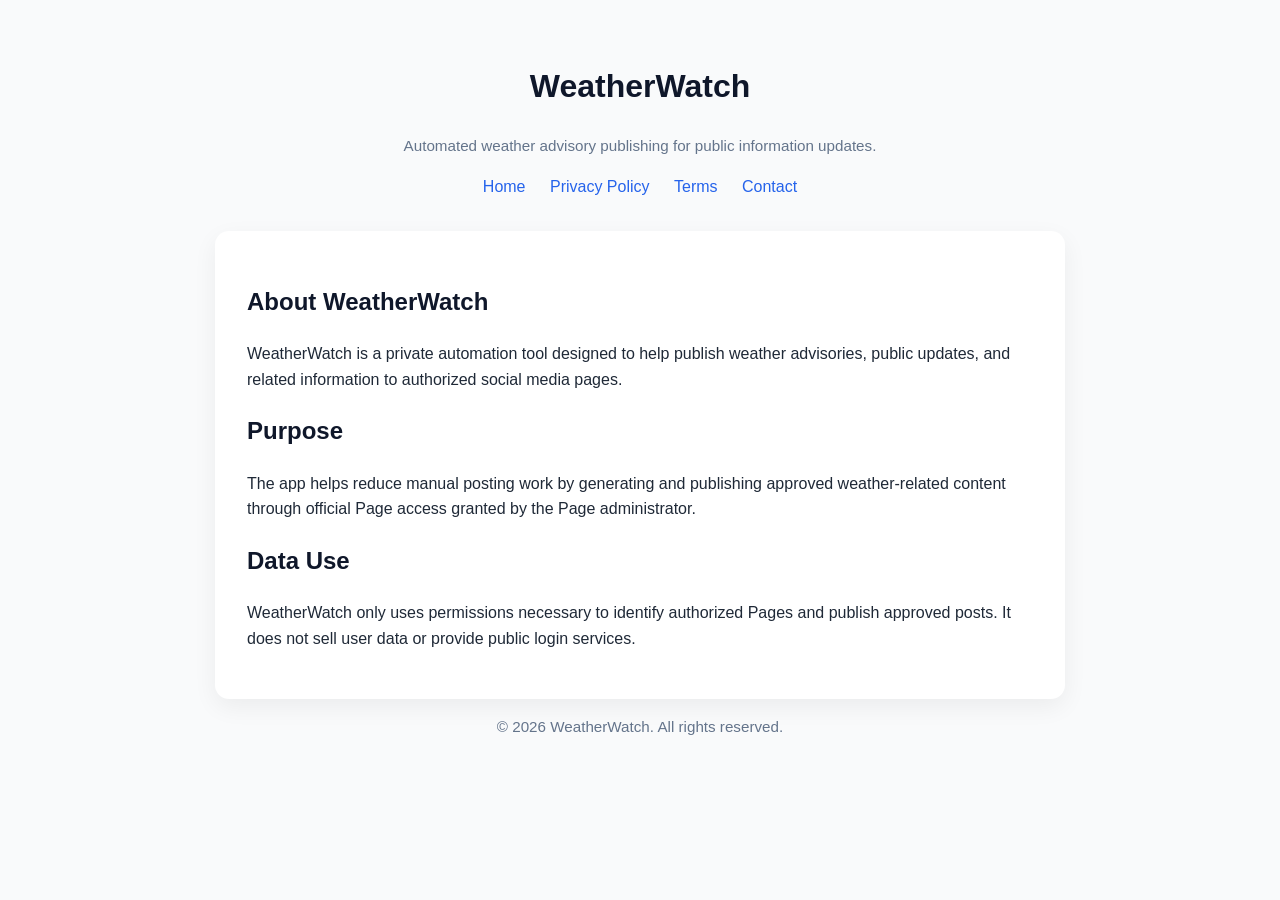
<file: index.html>
<!DOCTYPE html>
<html lang="en">
<head>
  <meta charset="UTF-8" />
  <meta name="viewport" content="width=device-width, initial-scale=1.0" />
  <title>WeatherWatch</title>
  <link rel="stylesheet" href="style.css" />
</head>
<body>
  <header>
    <h1>WeatherWatch</h1>
    <p class="small">Automated weather advisory publishing for public information updates.</p>
    <nav>
      <a href="index.html">Home</a>
      <a href="privacy.html">Privacy Policy</a>
      <a href="terms.html">Terms</a>
      <a href="contact.html">Contact</a>
    </nav>
  </header>

  <main>
    <h2>About WeatherWatch</h2>
    <p>
      WeatherWatch is a private automation tool designed to help publish weather advisories,
      public updates, and related information to authorized social media pages.
    </p>

    <h2>Purpose</h2>
    <p>
      The app helps reduce manual posting work by generating and publishing approved weather-related
      content through official Page access granted by the Page administrator.
    </p>

    <h2>Data Use</h2>
    <p>
      WeatherWatch only uses permissions necessary to identify authorized Pages and publish approved
      posts. It does not sell user data or provide public login services.
    </p>
  </main>

  <footer>
    <p class="small">&copy; 2026 WeatherWatch. All rights reserved.</p>
  </footer>
</body>
</html>
</file>
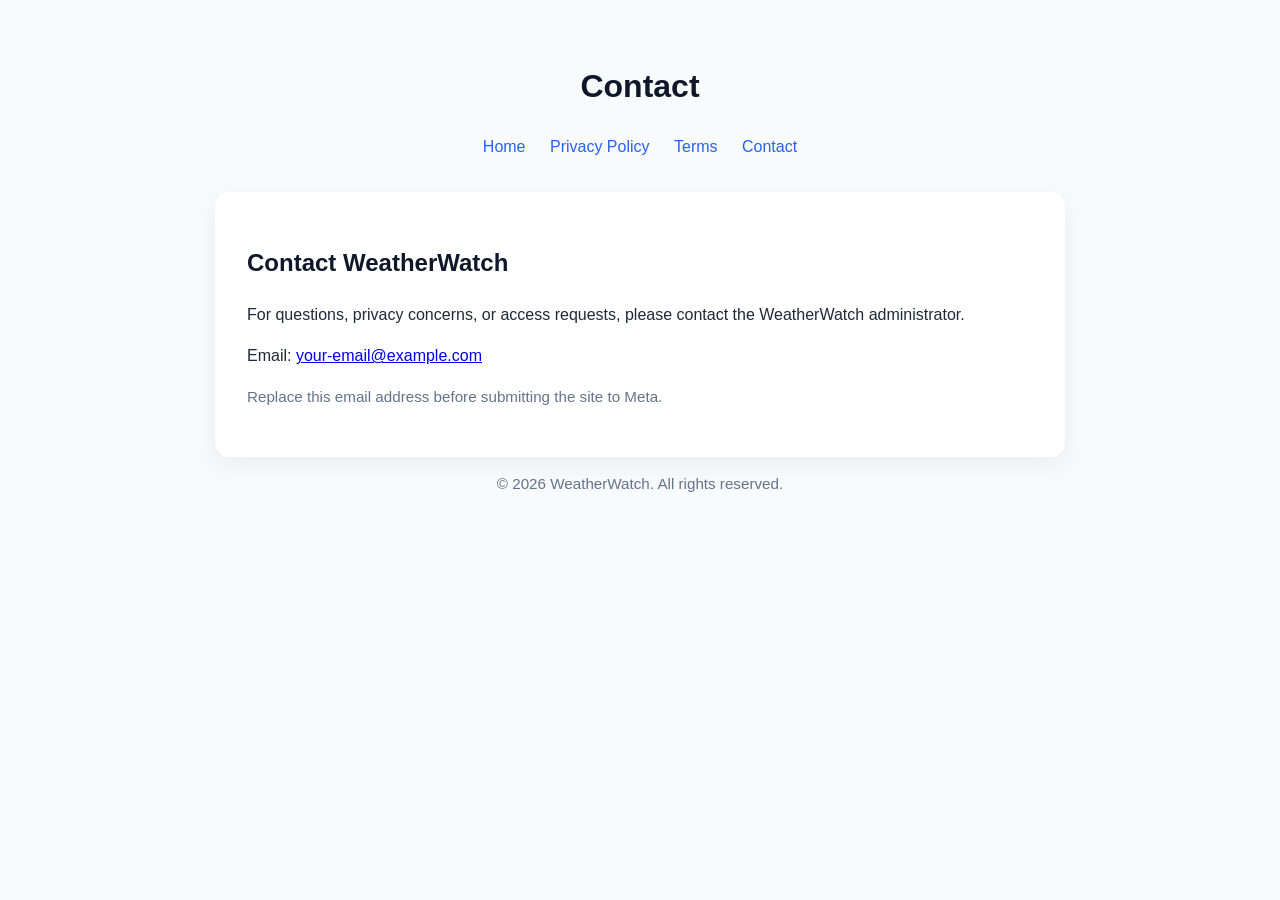
<file: contact.html>
<!DOCTYPE html>
<html lang="en">
<head>
  <meta charset="UTF-8" />
  <meta name="viewport" content="width=device-width, initial-scale=1.0" />
  <title>Contact | WeatherWatch</title>
  <link rel="stylesheet" href="style.css" />
</head>
<body>
  <header>
    <h1>Contact</h1>
    <nav>
      <a href="index.html">Home</a>
      <a href="privacy.html">Privacy Policy</a>
      <a href="terms.html">Terms</a>
      <a href="contact.html">Contact</a>
    </nav>
  </header>

  <main>
    <h2>Contact WeatherWatch</h2>
    <p>
      For questions, privacy concerns, or access requests, please contact the WeatherWatch administrator.
    </p>

    <p>
      Email: <a href="mailto:your-email@example.com">your-email@example.com</a>
    </p>

    <p class="small">
      Replace this email address before submitting the site to Meta.
    </p>
  </main>

  <footer>
    <p class="small">&copy; 2026 WeatherWatch. All rights reserved.</p>
  </footer>
</body>
</html>
</file>
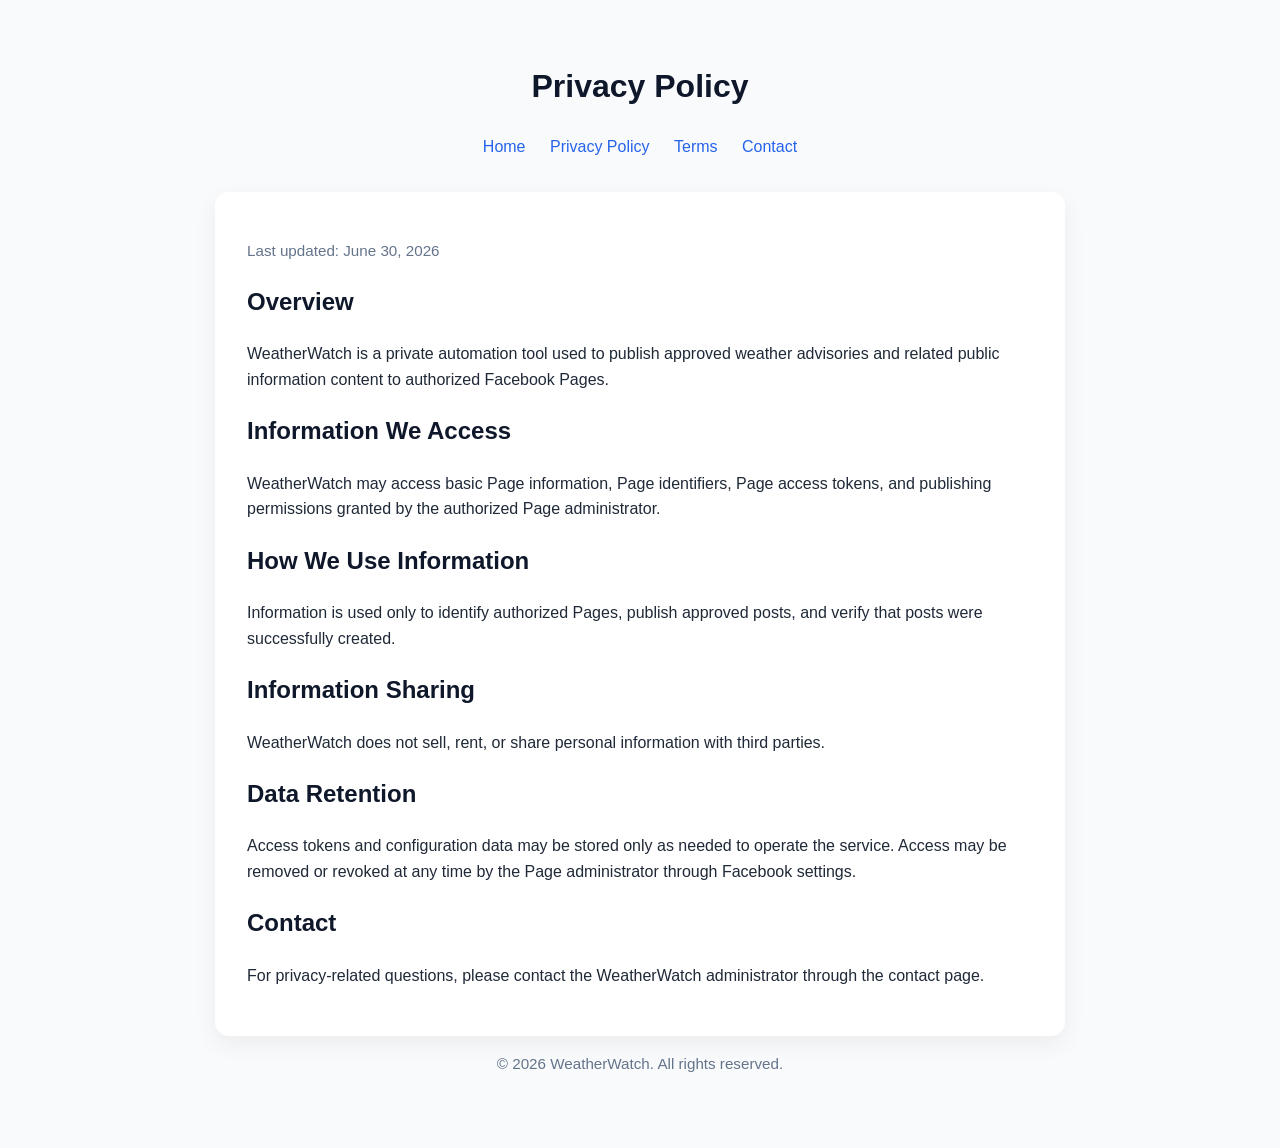
<file: privacy.html>
<!DOCTYPE html>
<html lang="en">
<head>
  <meta charset="UTF-8" />
  <meta name="viewport" content="width=device-width, initial-scale=1.0" />
  <title>Privacy Policy | WeatherWatch</title>
  <link rel="stylesheet" href="style.css" />
</head>
<body>
  <header>
    <h1>Privacy Policy</h1>
    <nav>
      <a href="index.html">Home</a>
      <a href="privacy.html">Privacy Policy</a>
      <a href="terms.html">Terms</a>
      <a href="contact.html">Contact</a>
    </nav>
  </header>

  <main>
    <p class="small">Last updated: June 30, 2026</p>

    <h2>Overview</h2>
    <p>
      WeatherWatch is a private automation tool used to publish approved weather advisories
      and related public information content to authorized Facebook Pages.
    </p>

    <h2>Information We Access</h2>
    <p>
      WeatherWatch may access basic Page information, Page identifiers, Page access tokens,
      and publishing permissions granted by the authorized Page administrator.
    </p>

    <h2>How We Use Information</h2>
    <p>
      Information is used only to identify authorized Pages, publish approved posts,
      and verify that posts were successfully created.
    </p>

    <h2>Information Sharing</h2>
    <p>
      WeatherWatch does not sell, rent, or share personal information with third parties.
    </p>

    <h2>Data Retention</h2>
    <p>
      Access tokens and configuration data may be stored only as needed to operate the service.
      Access may be removed or revoked at any time by the Page administrator through Facebook settings.
    </p>

    <h2>Contact</h2>
    <p>
      For privacy-related questions, please contact the WeatherWatch administrator through the contact page.
    </p>
  </main>

  <footer>
    <p class="small">&copy; 2026 WeatherWatch. All rights reserved.</p>
  </footer>
</body>
</html>
</file>
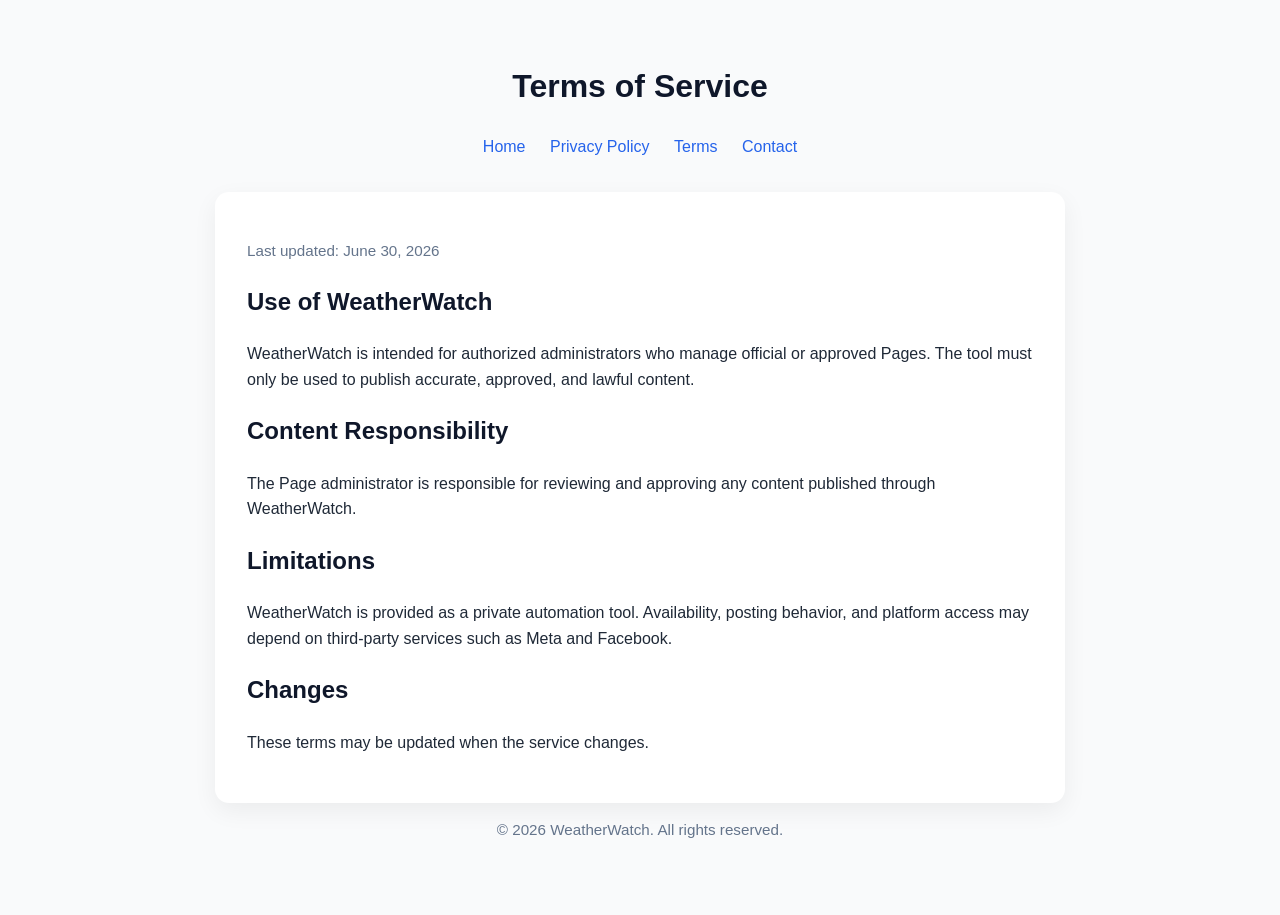
<file: terms.html>
<!DOCTYPE html>
<html lang="en">
<head>
  <meta charset="UTF-8" />
  <meta name="viewport" content="width=device-width, initial-scale=1.0" />
  <title>Terms of Service | WeatherWatch</title>
  <link rel="stylesheet" href="style.css" />
</head>
<body>
  <header>
    <h1>Terms of Service</h1>
    <nav>
      <a href="index.html">Home</a>
      <a href="privacy.html">Privacy Policy</a>
      <a href="terms.html">Terms</a>
      <a href="contact.html">Contact</a>
    </nav>
  </header>

  <main>
    <p class="small">Last updated: June 30, 2026</p>

    <h2>Use of WeatherWatch</h2>
    <p>
      WeatherWatch is intended for authorized administrators who manage official or approved Pages.
      The tool must only be used to publish accurate, approved, and lawful content.
    </p>

    <h2>Content Responsibility</h2>
    <p>
      The Page administrator is responsible for reviewing and approving any content published
      through WeatherWatch.
    </p>

    <h2>Limitations</h2>
    <p>
      WeatherWatch is provided as a private automation tool. Availability, posting behavior,
      and platform access may depend on third-party services such as Meta and Facebook.
    </p>

    <h2>Changes</h2>
    <p>
      These terms may be updated when the service changes.
    </p>
  </main>

  <footer>
    <p class="small">&copy; 2026 WeatherWatch. All rights reserved.</p>
  </footer>
</body>
</html>
</file>
<file: style.css>
body {
  font-family: Arial, sans-serif;
  line-height: 1.6;
  max-width: 850px;
  margin: 0 auto;
  padding: 40px 20px;
  color: #1f2937;
  background: #f9fafb;
}

header, footer {
  text-align: center;
  margin-bottom: 32px;
}

nav a {
  margin: 0 10px;
  color: #2563eb;
  text-decoration: none;
}

nav a:hover {
  text-decoration: underline;
}

main {
  background: #ffffff;
  padding: 32px;
  border-radius: 14px;
  box-shadow: 0 8px 24px rgba(0, 0, 0, 0.06);
}

h1, h2 {
  color: #0f172a;
}

.small {
  color: #64748b;
  font-size: 0.95rem;
}
</file>
